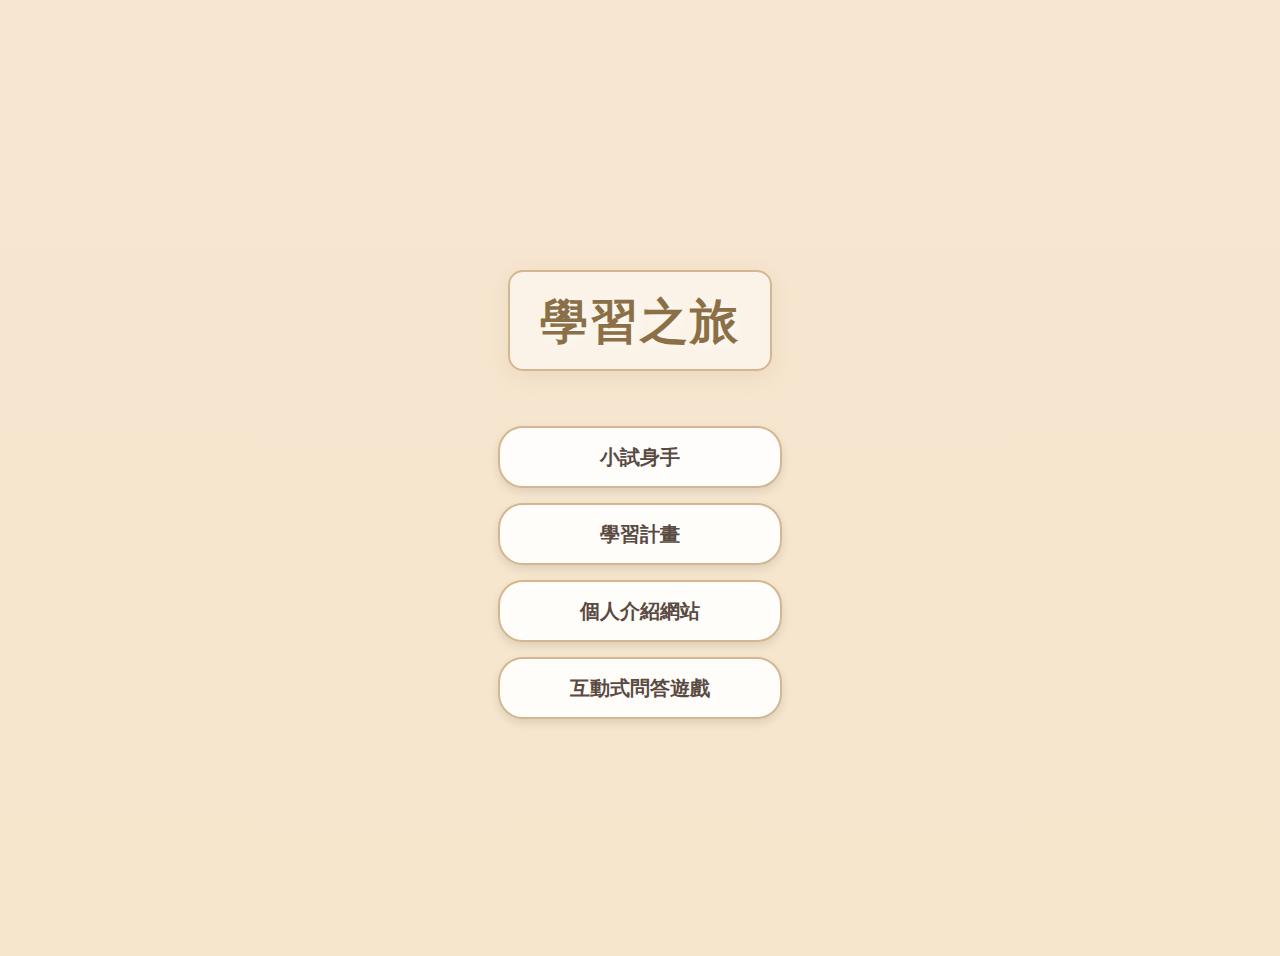
<file: index.html>
<!DOCTYPE html>
<html lang="zh">
<head>
    <meta charset="UTF-8">
    <meta name="viewport" content="width=device-width, initial-scale=1.0">
    <title>學習之旅</title>
    <link rel="stylesheet" href="css\index.css">
    <!-- 字體 -->
    <link rel="preconnect" href="https://fonts.googleapis.com">
    <link rel="preconnect" href="https://fonts.gstatic.com" crossorigin>
    <link href="https://fonts.googleapis.com/css2?family=Dancing+Script:wght@400..700&family=Noto+Serif+Georgian:wght@100..900&display=swap" rel="stylesheet">
</head>
<body>
    <h1>學習之旅</h1>
    <div class="container">
        <a href="week1.html" class="week-button">小試身手</a>
        <a href="week2.html" class="week-button">學習計畫</a>
        <a href="Personal.html" class="week-button">個人介紹網站</a>
        <a href="week4.html" class="week-button">互動式問答遊戲</a>
    </div>
</body>
</html>
</file>
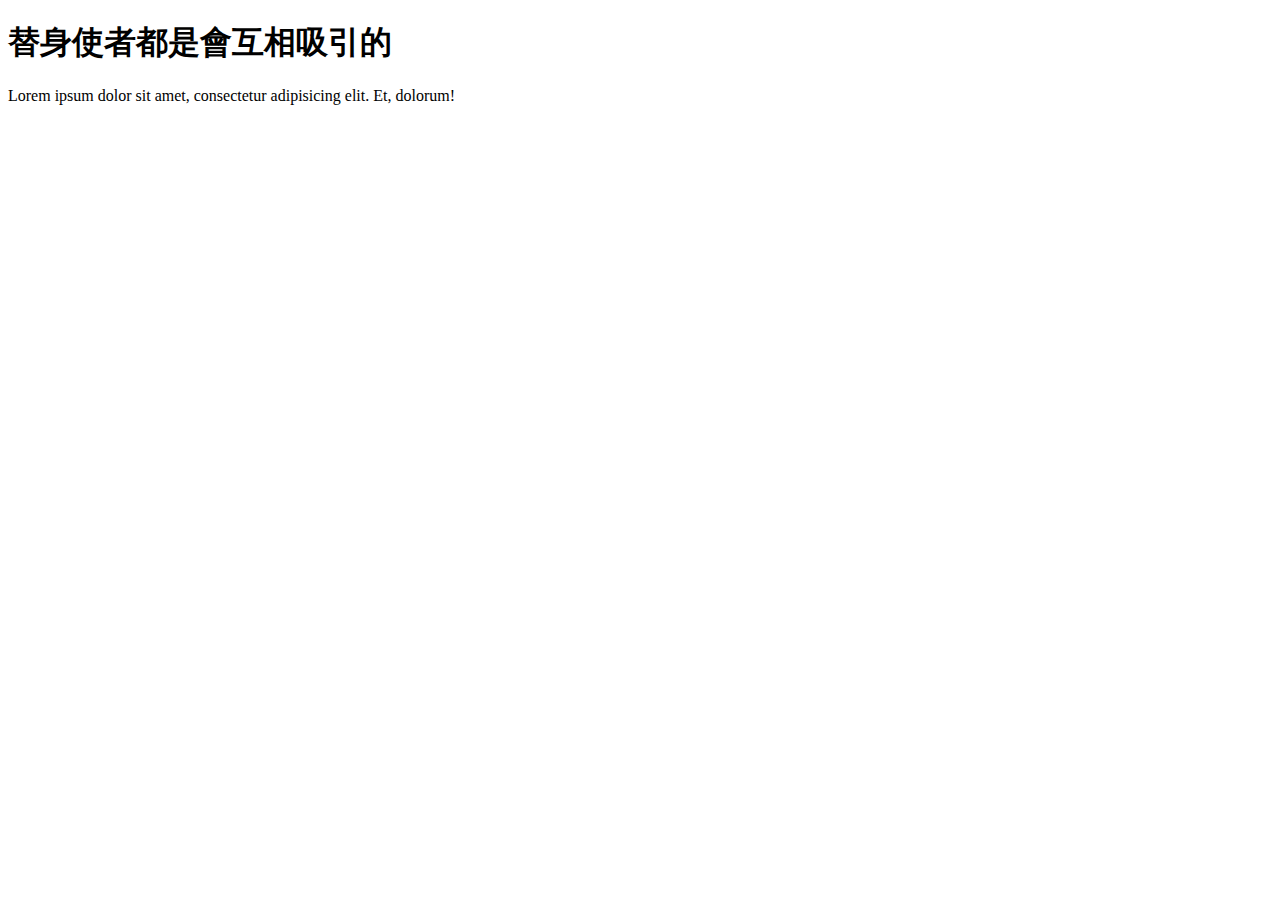
<file: html基礎.html>
<!DOCTYPE html>
<html lang="en">
<head>
    <meta charset="UTF-8">
    <meta name="viewport" content="width=device-width, initial-scale=1.0">
    <title>html基礎</title>
</head>
<body>
    <h1>替身使者都是會互相吸引的</h1>
    <p>Lorem ipsum dolor sit amet, consectetur adipisicing elit. Et, dolorum!</p>
</body>
</html>
</file>
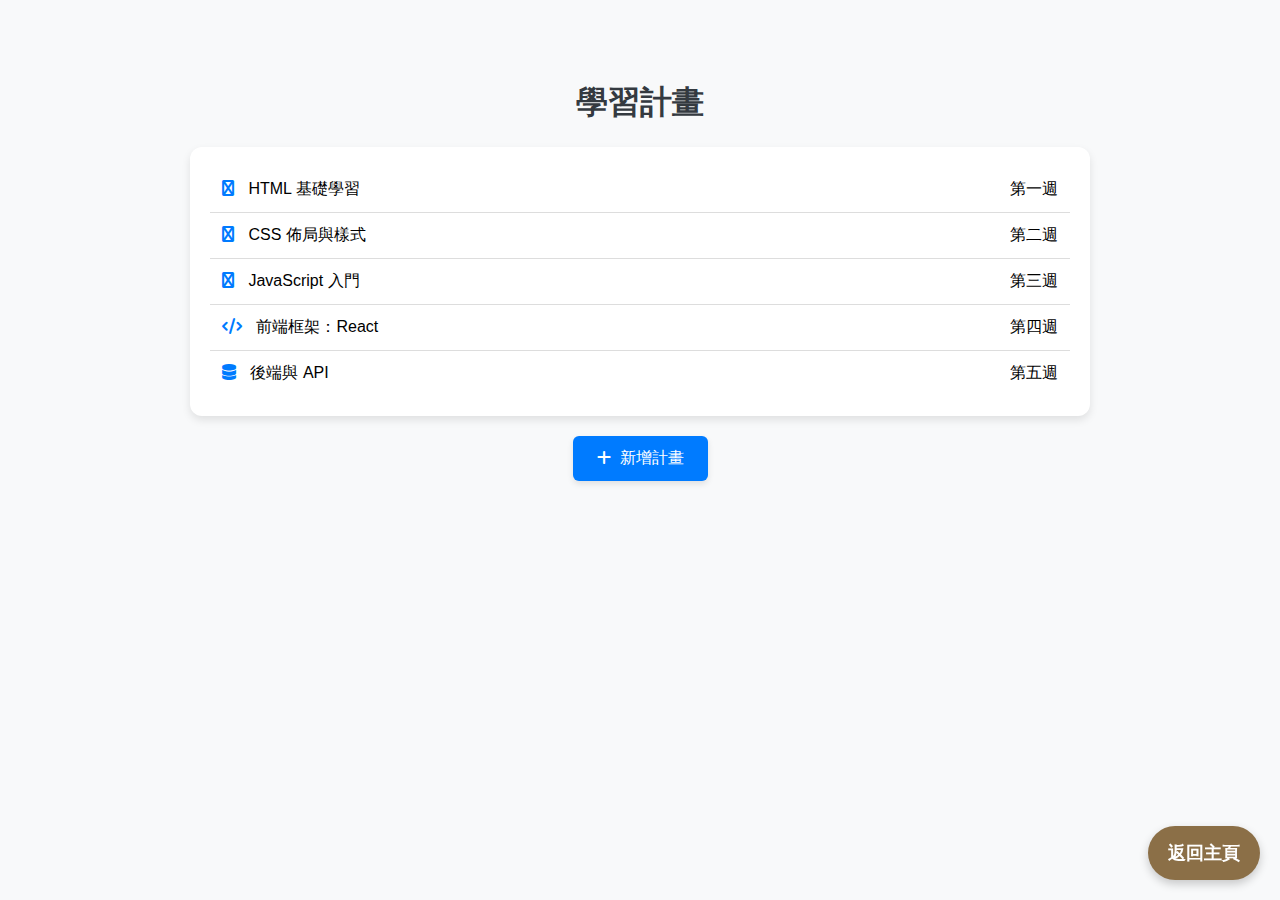
<file: learning-plan.html>
<!DOCTYPE html>
<html lang="zh">
<head>
    <meta charset="UTF-8">
    <meta name="viewport" content="width=device-width, initial-scale=1.0">
    <title>學習計畫</title>
    <link rel="stylesheet" href="https://cdnjs.cloudflare.com/ajax/libs/font-awesome/6.0.0/css/all.min.css">
    <style>
        body {
            font-family: 'Poppins', sans-serif;
            max-width: 900px;
            margin: 40px auto;
            padding: 20px;
            background-color: #f8f9fa;
            text-align: center;
        }
        h1 {
            color: #343a40;
        }
        .plan-container {
            background: white;
            border-radius: 12px;
            padding: 20px;
            box-shadow: 0 4px 8px rgba(0, 0, 0, 0.1);
            text-align: left;
        }
        .plan-item {
            display: flex;
            align-items: center;
            justify-content: space-between;
            padding: 12px;
            border-bottom: 1px solid #ddd;
        }
        .plan-item:last-child {
            border-bottom: none;
        }
        .plan-item i {
            margin-right: 10px;
            color: #007bff;
        }
        .button {
            display: inline-flex;
            align-items: center;
            padding: 12px 24px;
            background-color: #007bff;
            color: white;
            text-decoration: none;
            border-radius: 6px;
            margin-top: 20px;
            font-size: 16px;
            box-shadow: 0 3px 6px rgba(0, 0, 0, 0.1);
            transition: background 0.3s;
        }
        .button:hover {
            background-color: #0056b3;
        }
        .button i {
            margin-right: 8px;
        }
        /* 懸浮按鈕 */
.floating-back-button {
    position: fixed;
    bottom: 20px;
    right: 20px;
    background-color: #8b6f47;
    color: white;
    padding: 15px 20px;
    font-size: 18px;
    font-weight: bold;
    border-radius: 30px;
    text-decoration: none;
    box-shadow: 0 4px 10px rgba(0, 0, 0, 0.2);
    transition: all 0.3s ease;
}

.floating-back-button:hover {
    background-color: #a07d50;
    transform: scale(1.1);
}
    </style>
</head>
<body>
    <h1>學習計畫</h1>
    <div class="plan-container">
        <div class="plan-item">
            <div><i class="fas fa-html5"></i> HTML 基礎學習</div>
            <span>第一週</span>
        </div>
        <div class="plan-item">
            <div><i class="fas fa-css3-alt"></i> CSS 佈局與樣式</div>
            <span>第二週</span>
        </div>
        <div class="plan-item">
            <div><i class="fas fa-js"></i> JavaScript 入門</div>
            <span>第三週</span>
        </div>
        <div class="plan-item">
            <div><i class="fas fa-code"></i> 前端框架：React</div>
            <span>第四週</span>
        </div>
        <div class="plan-item">
            <div><i class="fas fa-database"></i> 後端與 API</div>
            <span>第五週</span>
        </div>
    </div>
    <a href="#" class="button"><i class="fas fa-plus"></i> 新增計畫</a>
    <a href="index.html" class="floating-back-button">返回主頁</a>
</body>
</html>
</file>
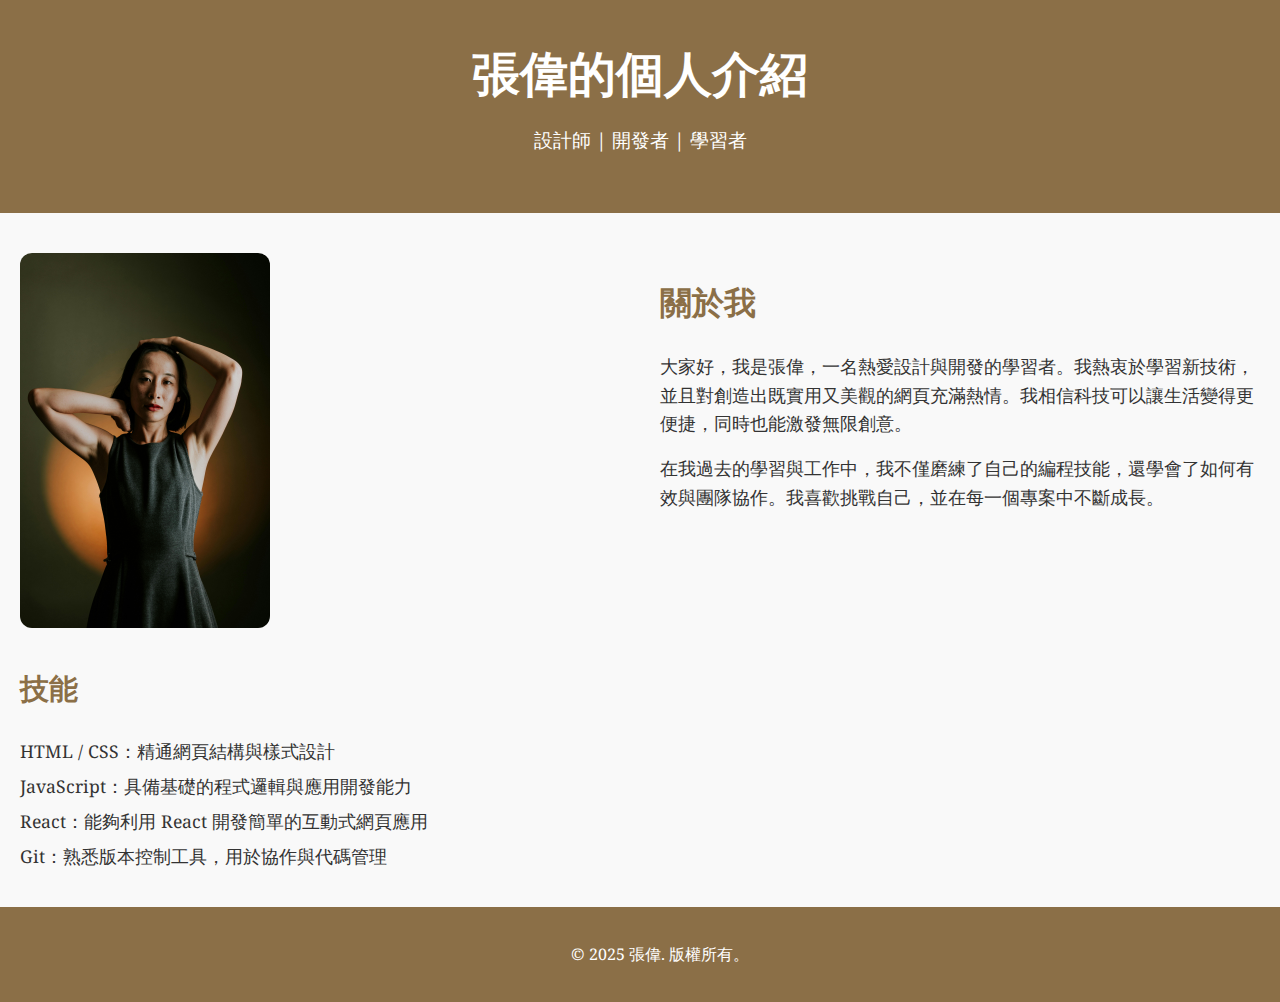
<file: Personal.html>
<!DOCTYPE html>
<html lang="zh">
<head>
    <meta charset="UTF-8">
    <meta name="viewport" content="width=device-width, initial-scale=1.0">
    <title>個人介紹</title>
    <link href="https://fonts.googleapis.com/css2?family=Noto+Serif+Georgian&display=swap" rel="stylesheet">
    <link rel="stylesheet" href="allimg">
    <style>
        body {
            font-family: "Noto Serif Georgian", serif;
            margin: 0;
            padding: 0;
            background-color: #f9f9f9;
            color: #333;
        }
        header {
            background-color: #8b6f47;
            color: white;
            text-align: center;
            padding: 40px;
        }
        header h1 {
            font-size: 3rem;
            margin: 0;
        }
        header p {
            font-size: 1.2rem;
        }
        .container {
            padding: 20px;
        }
        .about-me {
            display: flex;
            flex-wrap: wrap;
            justify-content: space-between;
            margin-top: 20px;
        }
        .about-me img {
            max-width: 250px;
            border-radius: 12px;
            margin-right: 20px;
        }
        .about-me div {
            flex: 1;
            max-width: 600px;
        }
        .about-me h2 {
            font-size: 2rem;
            color: #8b6f47;
        }
        .about-me p {
            font-size: 1.1rem;
            line-height: 1.6;
        }
        .skills {
            margin-top: 40px;
        }
        .skills h3 {
            font-size: 1.8rem;
            color: #8b6f47;
        }
        .skills ul {
            list-style: none;
            padding-left: 0;
            font-size: 1.1rem;
        }
        .skills ul li {
            margin-bottom: 10px;
        }
        footer {
            background-color: #8b6f47;
            color: white;
            text-align: center;
            padding: 20px;
            position: relative;
            bottom: 0;
            width: 100%;
        }
    </style>
</head>
<body>

    <header>
        <h1>張偉的個人介紹</h1>
        <p>設計師 | 開發者 | 學習者</p>
    </header>

    <div class="container">
        <section class="about-me">
            <img src="allimg\pexels-amar-30822901.jpg" alt="Profile Picture">
            <div>
                <h2>關於我</h2>
                <p>大家好，我是張偉，一名熱愛設計與開發的學習者。我熱衷於學習新技術，並且對創造出既實用又美觀的網頁充滿熱情。我相信科技可以讓生活變得更便捷，同時也能激發無限創意。</p>
                <p>在我過去的學習與工作中，我不僅磨練了自己的編程技能，還學會了如何有效與團隊協作。我喜歡挑戰自己，並在每一個專案中不斷成長。</p>
            </div>
        </section>

        <section class="skills">
            <h3>技能</h3>
            <ul>
                <li>HTML / CSS：精通網頁結構與樣式設計</li>
                <li>JavaScript：具備基礎的程式邏輯與應用開發能力</li>
                <li>React：能夠利用 React 開發簡單的互動式網頁應用</li>
                <li>Git：熟悉版本控制工具，用於協作與代碼管理</li>
            </ul>
        </section>
    </div>

    <footer>
        <p>© 2025 張偉. 版權所有。</p>
    </footer>

</body>
</html>
</file>
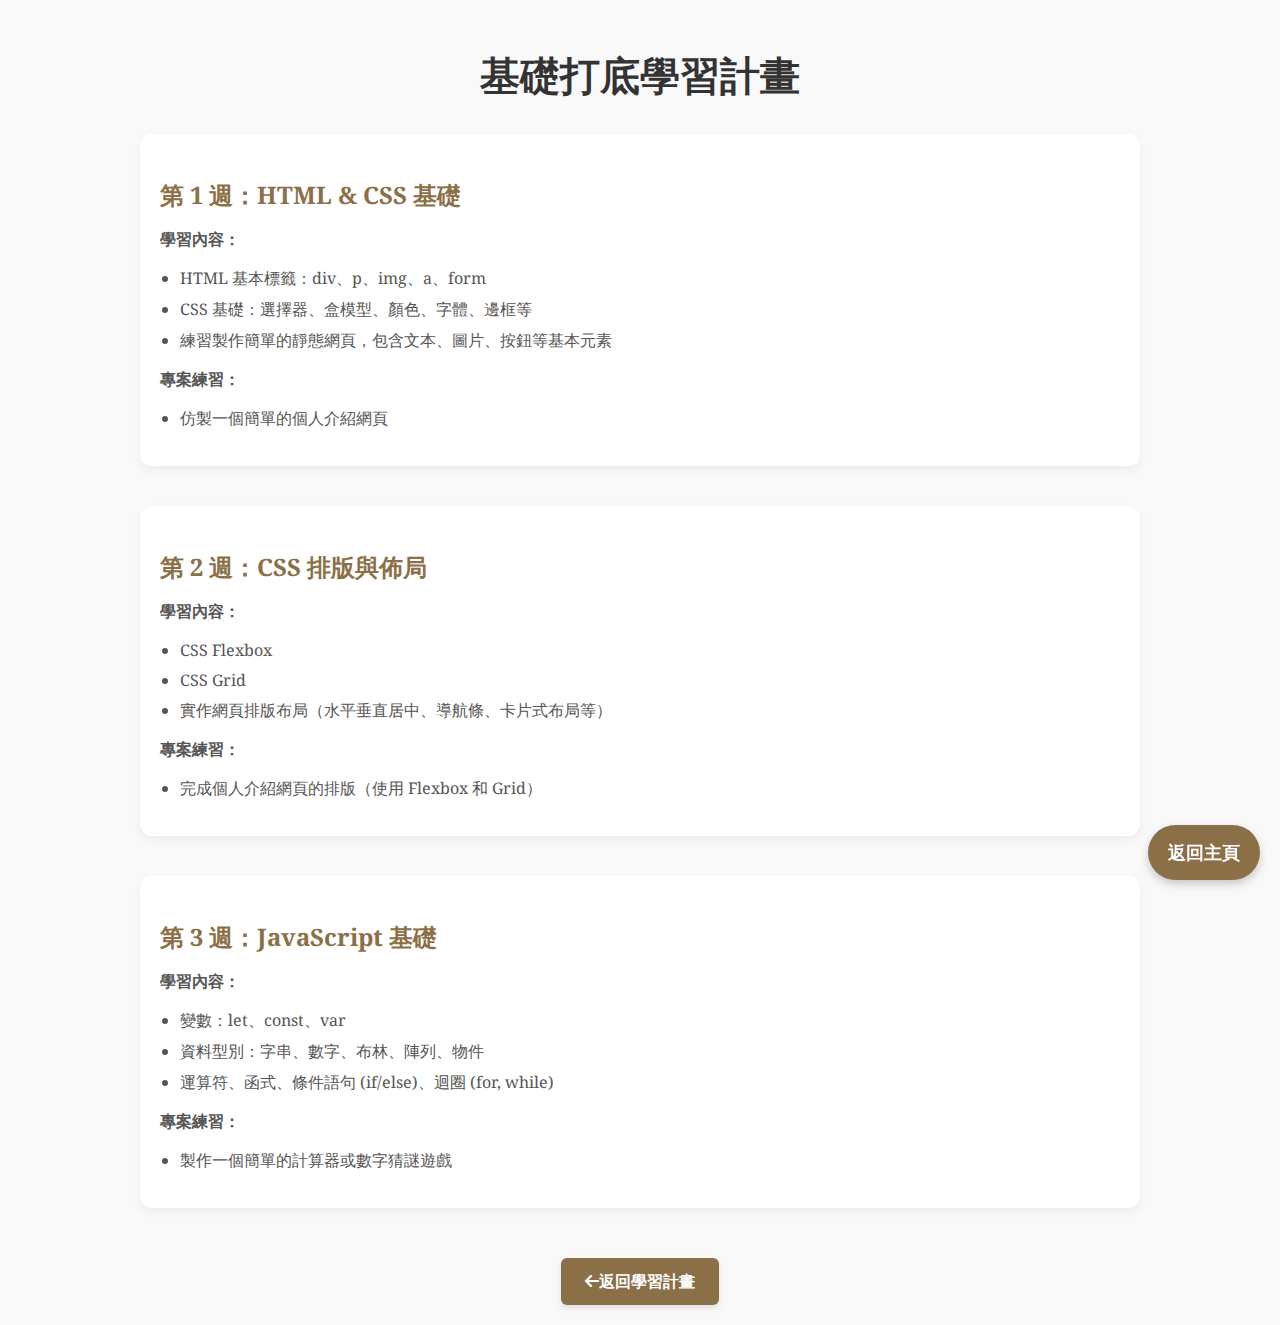
<file: sc1.html>
<!DOCTYPE html>
<html lang="zh">
<head>
    <meta charset="UTF-8">
    <meta name="viewport" content="width=device-width, initial-scale=1.0">
    <title>基礎打底學習計畫</title>
    <link href="https://fonts.googleapis.com/css2?family=Noto+Serif+Georgian&display=swap" rel="stylesheet">
    <link rel="stylesheet" href="https://cdnjs.cloudflare.com/ajax/libs/font-awesome/6.0.0/css/all.min.css">
    <style>
        body {
            font-family: "Noto Serif Georgian", serif;
            background-color: #f9f9f9;
            color: #333;
            padding: 20px;
            max-width: 1000px;
            margin: auto;
            text-align: center;
        }
        h1 {
            font-size: 2.5rem;
            color: #333;
            margin-bottom: 30px;
        }
        .plan-container {
            display: flex;
            flex-direction: column;
            gap: 20px;
        }
        .week-card {
            background-color: #fff;
            border-radius: 12px;
            padding: 20px;
            box-shadow: 0 4px 10px rgba(0, 0, 0, 0.05);
            text-align: left;
            transition: transform 0.3s ease;
            margin-bottom: 20px;
        }
        .week-card:hover {
            transform: scale(1.05);
        }
        .week-card h3 {
            font-size: 1.5rem;
            margin-bottom: 15px;
            color: #8b6f47;
        }
        .week-card p {
            font-size: 1rem;
            color: #555;
            margin-bottom: 10px;
        }
        .week-card ul {
            text-align: left;
            padding-left: 20px;
            color: #555;
        }
        .week-card li {
            margin-bottom: 8px;
        }
        .button {
            display: inline-flex;
            align-items: center;
            padding: 12px 24px;
            background-color: #8b6f47;
            color: white;
            text-decoration: none;
            border-radius: 6px;
            font-size: 16px;
            font-weight: 600;
            box-shadow: 0 3px 6px rgba(0, 0, 0, 0.1);
            transition: background 0.3s ease;
            margin-top: 30px;
        }
        .button:hover {
            background-color: #a07d50;
        }
        .floating-back-button {
            position: fixed;
            bottom: 20px;
            right: 20px;
            background-color: #8b6f47;
            color: white;
            padding: 15px 20px;
            font-size: 18px;
            font-weight: bold;
            border-radius: 30px;
            text-decoration: none;
            box-shadow: 0 4px 10px rgba(0, 0, 0, 0.2);
            transition: all 0.3s ease;
        }
        .floating-back-button:hover {
            background-color: #a07d50;
            transform: scale(1.1);
        }
    </style>
</head>
<body>
    <h1>基礎打底學習計畫</h1>
    
    <div class="plan-container">
        <!-- 第 1 週 -->
        <div class="week-card">
            <h3>第 1 週：HTML & CSS 基礎</h3>
            <p><strong>學習內容：</strong></p>
            <ul>
                <li>HTML 基本標籤：div、p、img、a、form</li>
                <li>CSS 基礎：選擇器、盒模型、顏色、字體、邊框等</li>
                <li>練習製作簡單的靜態網頁，包含文本、圖片、按鈕等基本元素</li>
            </ul>
            <p><strong>專案練習：</strong></p>
            <ul>
                <li>仿製一個簡單的個人介紹網頁</li>
            </ul>
        </div>
        
        <!-- 第 2 週 -->
        <div class="week-card">
            <h3>第 2 週：CSS 排版與佈局</h3>
            <p><strong>學習內容：</strong></p>
            <ul>
                <li>CSS Flexbox</li>
                <li>CSS Grid</li>
                <li>實作網頁排版布局（水平垂直居中、導航條、卡片式布局等）</li>
            </ul>
            <p><strong>專案練習：</strong></p>
            <ul>
                <li>完成個人介紹網頁的排版（使用 Flexbox 和 Grid）</li>
            </ul>
        </div>

        <!-- 第 3 週 -->
        <div class="week-card">
            <h3>第 3 週：JavaScript 基礎</h3>
            <p><strong>學習內容：</strong></p>
            <ul>
                <li>變數：let、const、var</li>
                <li>資料型別：字串、數字、布林、陣列、物件</li>
                <li>運算符、函式、條件語句 (if/else)、迴圈 (for, while)</li>
            </ul>
            <p><strong>專案練習：</strong></p>
            <ul>
                <li>製作一個簡單的計算器或數字猜謎遊戲</li>
            </ul>
        </div>
    </div>

    <a href="learning-plan.html" class="button"><i class="fas fa-arrow-left"></i> 返回學習計畫</a>
    <a href="index.html" class="floating-back-button">返回主頁</a>
</body>
</html>
</file>
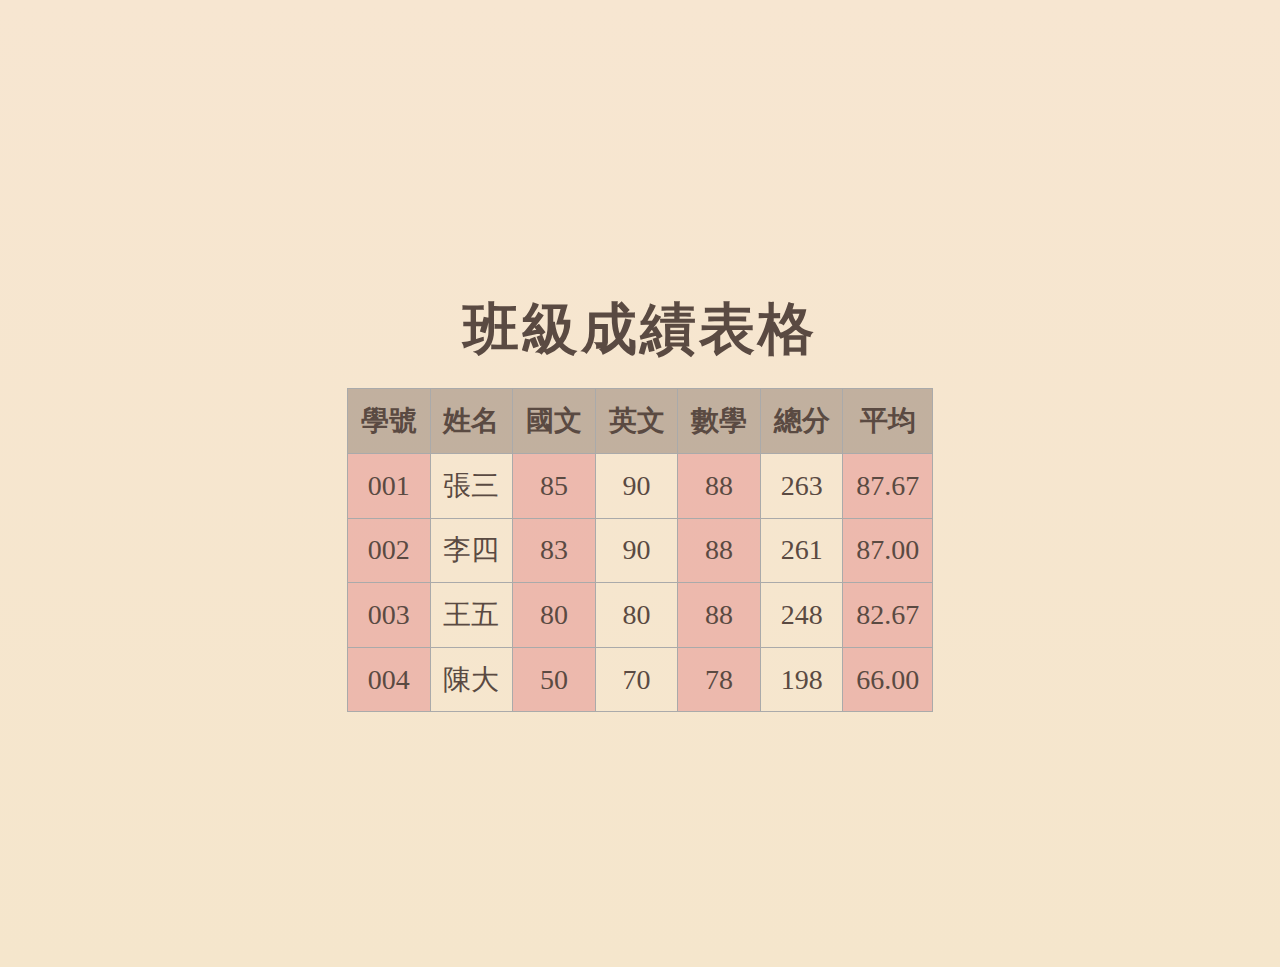
<file: table.html>
<!DOCTYPE html>
<html lang="en">
<head>
    <meta charset="UTF-8">
    <meta name="viewport" content="width=device-width, initial-scale=1.0">
    <title>班級成績表格</title>
    <link rel="stylesheet" href="css/table.css">
</head>
<body>
    <div>
        <h1>班級成績表格</h1>
    </div>
    <div>
        <table id="scoreTable">
            <tr>
                <th>學號</th>
                <th>姓名</th>
                <th>國文</th>
                <th>英文</th>
                <th>數學</th>
                <th>總分</th>
                <th>平均</th>
            </tr>
            <tr>
                <td>001</td>
                <td>張三</td>
                <td class="score" contenteditable="plaintext-only">85</td>
                <td class="score" contenteditable="true">90</td>
                <td class="score" contenteditable="true">88</td>
                <td class="total"></td>
                <td class="average"></td>
            </tr>
            <tr>
                <td>002</td>
                <td>李四</td>
                <td class="score" contenteditable="true">83</td>
                <td class="score" contenteditable="true">90</td>
                <td class="score" contenteditable="true">88</td>
                <td class="total"></td>
                <td class="average"></td>
            </tr>
            <tr>
                <td>003</td>
                <td>王五</td>
                <td class="score" contenteditable="true">80</td>
                <td class="score" contenteditable="true">80</td>
                <td class="score" contenteditable="true">88</td>
                <td class="total"></td>
                <td class="average"></td>
            </tr>
            <tr>
                <td>004</td>
                <td>陳大</td>
                <td class="score" contenteditable="true">50</td>
                <td class="score" contenteditable="true">70</td>
                <td class="score" contenteditable="true">78</td>
                <td class="total"></td>
                <td class="average"></td>
            </tr>
        </table>
    </div>
    <script src="js/calculate.js"></script>
</body>
</html>
</file>
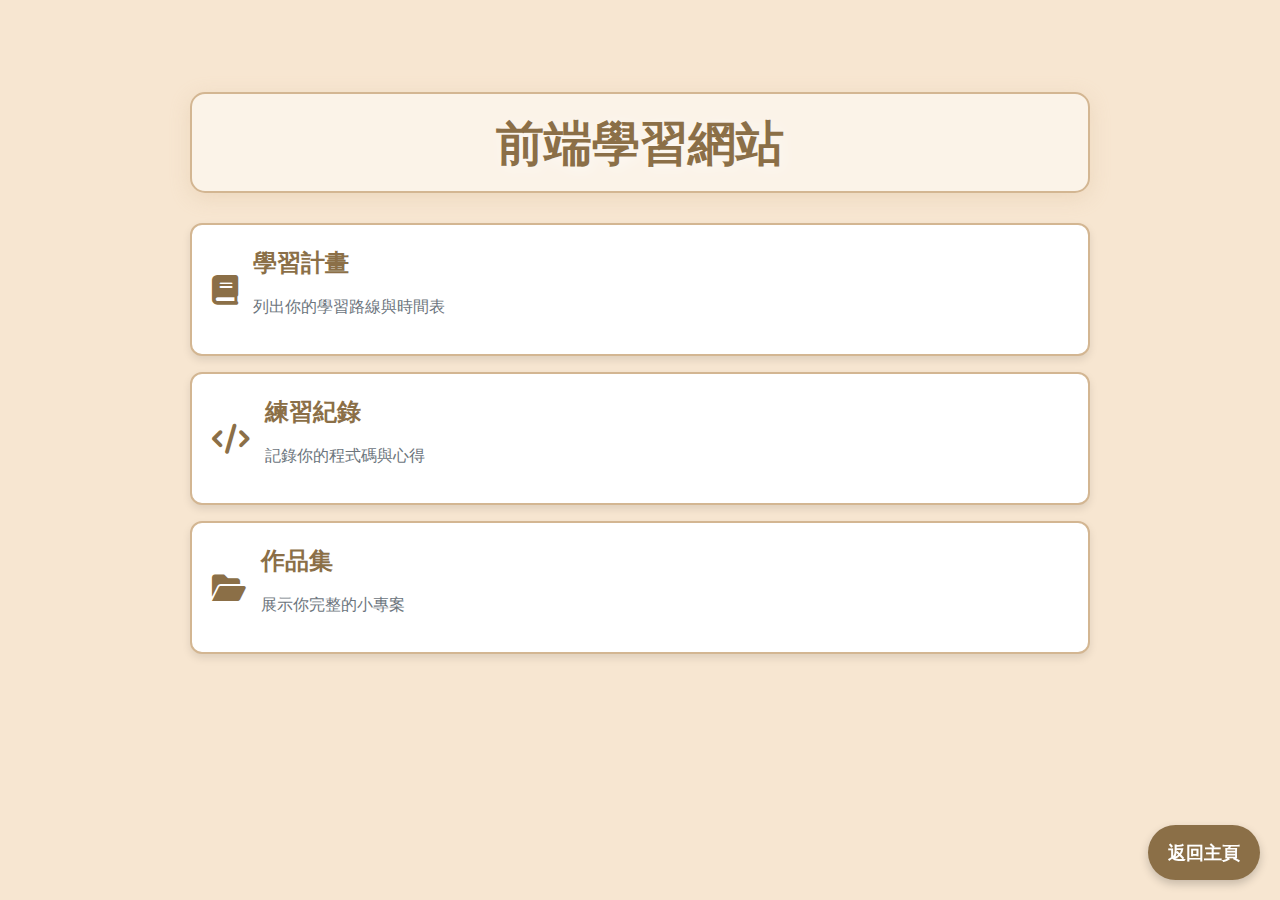
<file: week2.html>
<!DOCTYPE html>
<html lang="zh">
<head>
    <meta charset="UTF-8">
    <meta name="viewport" content="width=device-width, initial-scale=1.0">
    <title>我的前端學習網站</title>
    <link rel="stylesheet" href="https://cdnjs.cloudflare.com/ajax/libs/font-awesome/6.0.0/css/all.min.css">
    <!-- 字體 -->
    <link rel="preconnect" href="https://fonts.googleapis.com">
    <link rel="preconnect" href="https://fonts.gstatic.com" crossorigin>
    <link href="https://fonts.googleapis.com/css2?family=Noto+Serif+Georgian:wght@100..900&display=swap" rel="stylesheet">
    <link rel="stylesheet" href="css\work2.css">
    <script>
        function goToLearningPlan(event) {
            event.stopPropagation();  // 阻止事件冒泡
            window.location.href = "learning-plan.html";
        }

        function goToPortfolio() {
            window.location.href = "working.html";
        }
    </script>
</head>
<body>
    <h1>前端學習網站</h1>
    <div class="card" onclick="goToLearningPlan(event)">
        <i class="icon fas fa-book"></i>
        <div class="card-content">
            <h2>學習計畫</h2>
            <p>列出你的學習路線與時間表</p>
        </div>
    </div>
    <div class="card">
        <i class="icon fas fa-code"></i>
        <div class="card-content">
            <h2>練習紀錄</h2>
            <p>記錄你的程式碼與心得</p>
        </div>
    </div>
    <div class="card" onclick="goToPortfolio()">
        <i class="icon fas fa-folder-open"></i>
        <div class="card-content">
            <h2>作品集</h2>
            <p>展示你完整的小專案</p>
        </div>
    </div>
    <a href="index.html" class="floating-back-button">返回主頁</a>
</body>
</html>
</file>
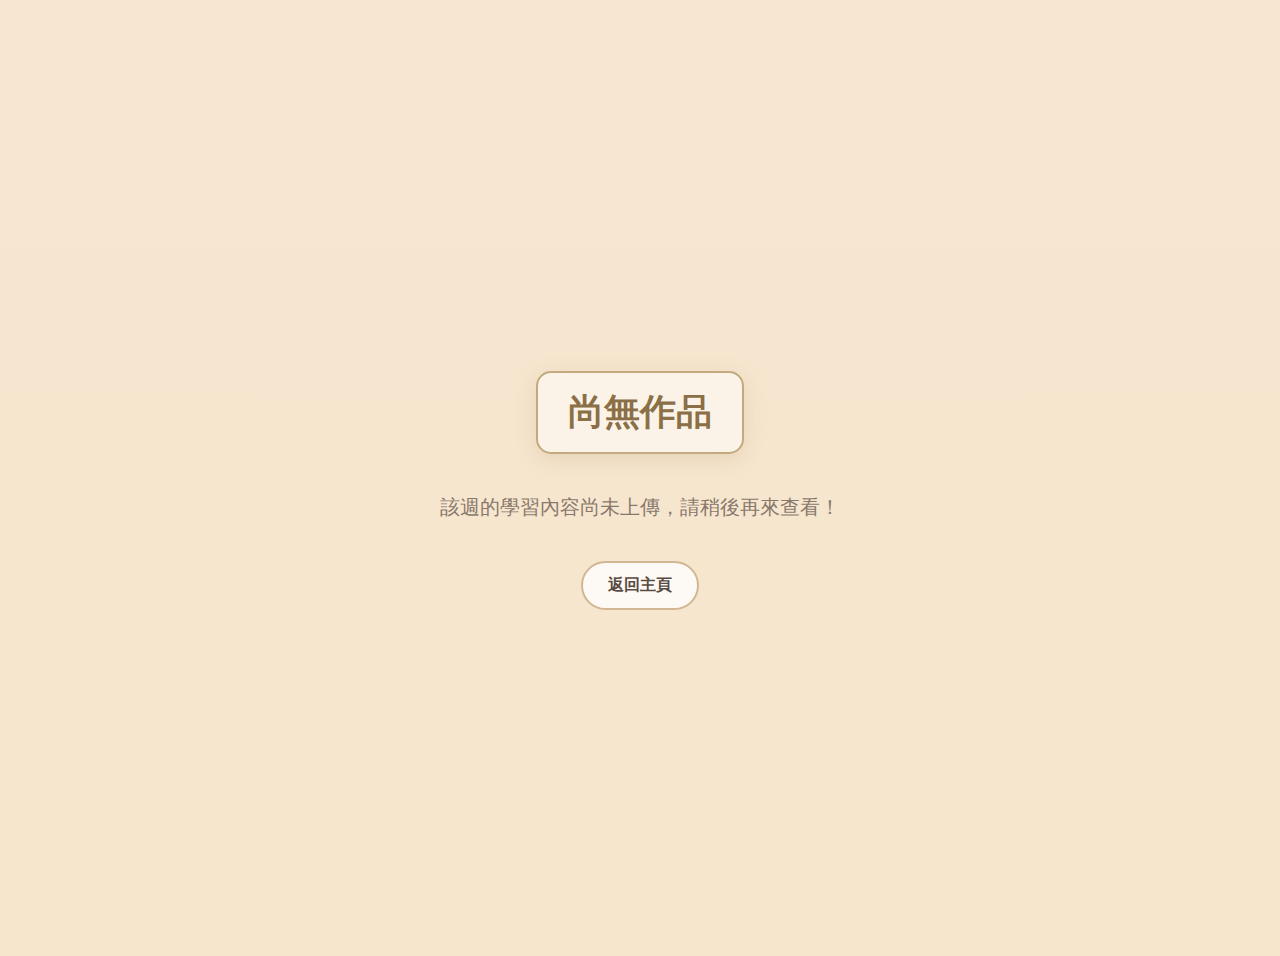
<file: week4.html>
<!DOCTYPE html>
<html lang="zh">
<head>
    <meta charset="UTF-8">
    <meta name="viewport" content="width=device-width, initial-scale=1.0">
    <title>尚無作品</title>
    <style>
        body {
            font-family: "Arial", sans-serif;
            text-align: center;
            background: linear-gradient(to bottom, #f7e6d1, #f5e6cc);
            color: #5a4a42;
            min-height: 100vh;
            display: flex;
            flex-direction: column;
            justify-content: center;
            align-items: center;
            position: relative;
            padding: 20px;
        }

        h1 {
            font-size: 36px;
            color: #8b6f47;
            margin-bottom: 20px;
            background: rgba(255, 255, 255, 0.5);
            padding: 15px 30px;
            border-radius: 15px;
            border: 2px solid #c2a97f;
            box-shadow: 0 5px 20px rgba(194, 169, 127, 0.3);
        }

        p {
            font-size: 20px;
            opacity: 0.7;
        }

        .back-button {
            margin-top: 20px;
            padding: 12px 25px;
            background: rgba(255, 255, 255, 0.8);
            color: #5a4a42;
            text-decoration: none;
            border-radius: 25px;
            font-weight: bold;
            border: 2px solid #d3b692;
            transition: 0.3s;
        }

        .back-button:hover {
            background: rgba(255, 255, 255, 0.95);
            transform: scale(1.05);
        }
    </style>
</head>
<body>
    <h1>尚無作品</h1>
    <p>該週的學習內容尚未上傳，請稍後再來查看！</p>
    <a href="index.html" class="back-button">返回主頁</a>
</body>
</html>
</file>
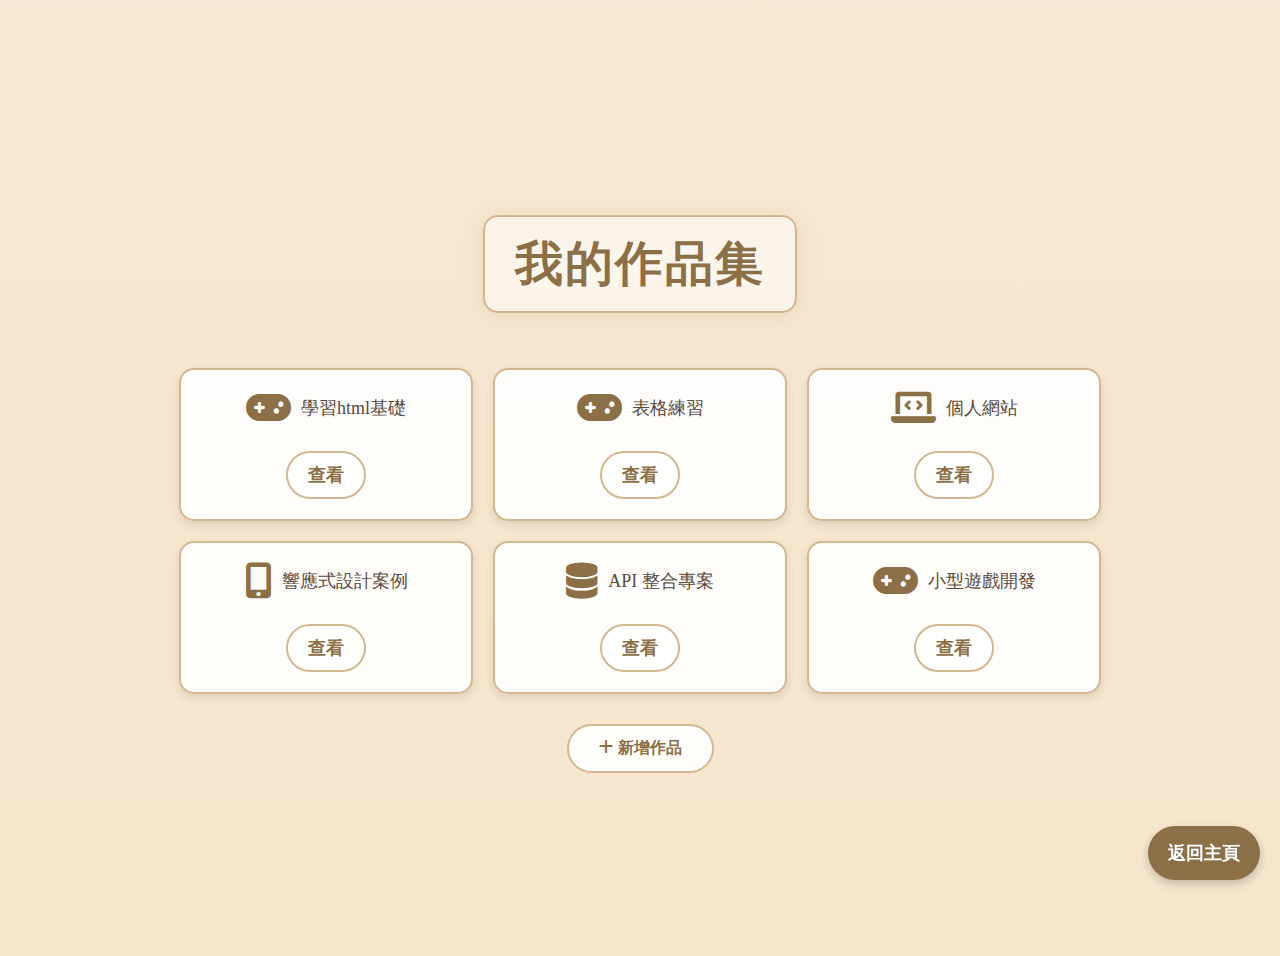
<file: working.html>
<!DOCTYPE html>
<html lang="zh">
<head>
    <meta charset="UTF-8">
    <meta name="viewport" content="width=device-width, initial-scale=1.0">
    <title>作品集</title>
    <link rel="stylesheet" href="https://cdnjs.cloudflare.com/ajax/libs/font-awesome/6.0.0/css/all.min.css">
    <link rel="stylesheet" href="css\working.css">
</head>
<body>
    <h1>我的作品集</h1>
    <div class="portfolio-container">
        <div class="project-item">
            <div><i class="fas fa-gamepad"></i>學習html基礎</div>
            <a href="#" onclick="goToProject('html基礎.html')">查看</a>
        </div>
        <div class="project-item">
            <div><i class="fas fa-gamepad"></i>表格練習</div>
            <a href="#" onclick="goToTable('table.html')">查看</a>
        </div>
        <div class="project-item">
            <div><i class="fas fa-laptop-code"></i> 個人網站</div>
            <a href="#" onclick="goToProject('week1.html')">查看</a>
        </div>
        <div class="project-item">
            <div><i class="fas fa-mobile-alt"></i> 響應式設計案例</div>
            <a href="#" onclick="goToProject('week1.html')">查看</a>
        </div>
        <div class="project-item">
            <div><i class="fas fa-database"></i> API 整合專案</div>
            <a href="#" onclick="goToProject('week1.html')">查看</a>
        </div>
        <div class="project-item">
            <div><i class="fas fa-gamepad"></i> 小型遊戲開發</div>
            <a href="#" onclick="goToProject('week1.html')">查看</a>
        </div>
    </div>
    <a href="#" class="button" onclick="goToProject('week1.html')"><i class="fas fa-plus"></i> 新增作品</a>
    <a href="index.html" class="floating-back-button">返回主頁</a>
</body>

<script>
    function goToProject(page) {
        window.location.href = page;
    }
    function goToTable(page) {
        window.location.href = page;
    }
</script>
</html>
</file>
<file: css/table.css>
body { 
    font-family: "Noto Serif Georgian", serif;
    background: linear-gradient(to bottom, #f7e6d1, #f5e6cc); /* 漸層背景 */
    color: #5a4a42;
    min-height: 100vh;
    display: flex;
    flex-direction: column;
    justify-content: center;
    align-items: center;
    position: relative;
    padding: 2vw;
    font-size:28px;
}
/* 背景裝飾 */
body::before {
    content: "";
    position: absolute;
    top: 0;
    left: 0;
    width: 100%;
    height: 100%;
    background: url('https://www.transparenttextures.com/patterns/white-diamond.png'); /* 淡雅紋理 */
    opacity: 0.05; /* 減少紋理的顯眼程度 */
    z-index: -1;
}
h1{
    letter-spacing: 3px;
    font-size: 2em;
    font-weight: bold;
    margin-bottom: 20px;
}
table{
    text-align: center;
    width: 100%;
    border-collapse: collapse;
    /* 橫向滾軸 */
    display: block;
    overflow-x: auto;
    white-space: nowrap;
}
table th,td{
    padding: 1vw;
    border: 1px solid #aaa;
}
table th{
    background-color: #5a4a4257;
    font-weight: bold;
    /* color: #fff; */
}
table td:nth-child(odd) {
    background-color: #ce1d3a38;
}
table tr:hover{
    background-color: #af232377;
    color: #ddd;
}
</file>
